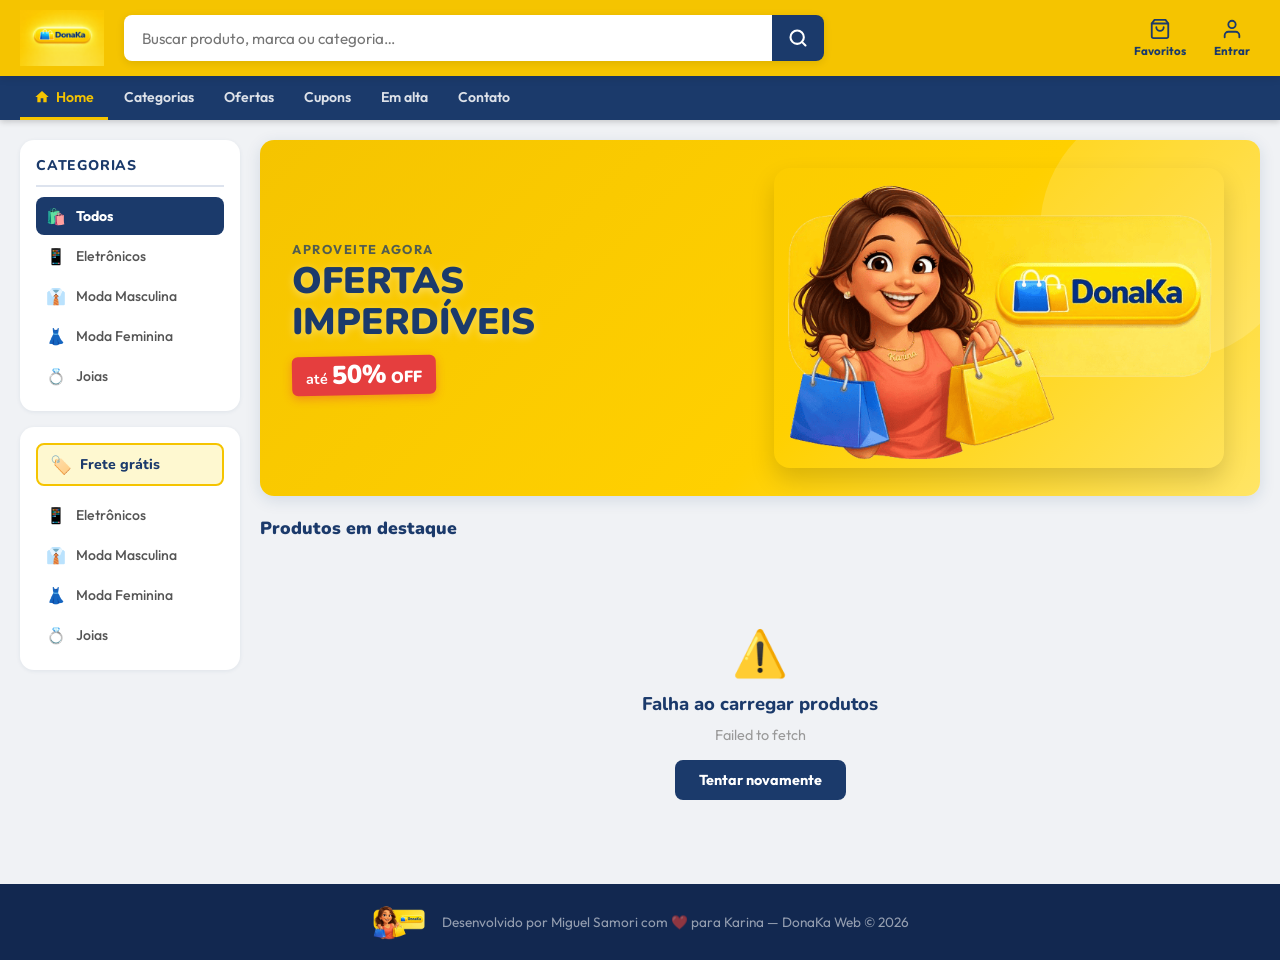
<file: index.html>
<!doctype html>
<html lang="pt-BR">
  <head>
    <meta charset="UTF-8" />
    <meta name="viewport" content="width=device-width, initial-scale=1.0" />
    <title>DonaKa — Sua loja favorita</title>
    <link rel="stylesheet" href="assets/css/style.css" />
    <link rel="preconnect" href="https://fonts.googleapis.com" />
    <link rel="preconnect" href="https://fonts.gstatic.com" crossorigin />
    <link
      href="https://fonts.googleapis.com/css2?family=Nunito:wght@400;600;700;800;900&family=Outfit:wght@400;500;600;700&display=swap"
      rel="stylesheet"
    />
  </head>
  <body>
    <!-- ===================== HEADER ===================== -->
    <header class="site-header">
      <div class="header-inner">
        <!-- Logo -->
        <a href="index.html" class="header-logo" aria-label="DonaKa início">
          <img src="/assets/img/logo3.png" alt="DonaKa" />
        </a>

        <!-- Search Bar -->
        <div class="header-search" role="search">
          <input
            type="search"
            id="main-search"
            class="header-search__input"
            placeholder="Buscar produto, marca ou categoria…"
            autocomplete="off"
            aria-label="Buscar produtos"
          />
          <button class="header-search__btn" aria-label="Pesquisar">
            <svg
              width="20"
              height="20"
              viewBox="0 0 24 24"
              fill="none"
              stroke="currentColor"
              stroke-width="2.5"
              stroke-linecap="round"
              stroke-linejoin="round"
              aria-hidden="true"
            >
              <circle cx="11" cy="11" r="8" />
              <line x1="21" y1="21" x2="16.65" y2="16.65" />
            </svg>
          </button>
        </div>

        <!-- Header Actions -->
        <div class="header-actions">
          <a
            href="favorites.html"
            class="header-action"
            aria-label="Minhas compras"
          >
            <svg
              width="22"
              height="22"
              viewBox="0 0 24 24"
              fill="none"
              stroke="currentColor"
              stroke-width="2"
              stroke-linecap="round"
              stroke-linejoin="round"
              aria-hidden="true"
            >
              <path d="M6 2L3 6v14a2 2 0 002 2h14a2 2 0 002-2V6l-3-4z" />
              <line x1="3" y1="6" x2="21" y2="6" />
              <path d="M16 10a4 4 0 01-8 0" />
            </svg>
            <span>Favoritos</span>
          </a>
          <a href="contact.html" class="header-action" aria-label="Entrar">
            <svg
              width="22"
              height="22"
              viewBox="0 0 24 24"
              fill="none"
              stroke="currentColor"
              stroke-width="2"
              stroke-linecap="round"
              stroke-linejoin="round"
              aria-hidden="true"
            >
              <path d="M20 21v-2a4 4 0 00-4-4H8a4 4 0 00-4 4v2" />
              <circle cx="12" cy="7" r="4" />
            </svg>
            <span>Entrar</span>
          </a>
        </div>
      </div>
    </header>

    <!-- ===================== NAVBAR ===================== -->
    <nav class="site-nav" aria-label="Navegação principal">
      <div class="nav-inner">
        <a href="index.html" class="nav-link nav-link--active">
          <svg
            width="16"
            height="16"
            viewBox="0 0 24 24"
            fill="currentColor"
            aria-hidden="true"
          >
            <path d="M10 20v-6h4v6h5v-8h3L12 3 2 12h3v8z" />
          </svg>
          Home
        </a>
        <a href="#categorias" class="nav-link">Categorias</a>
        <a href="#ofertas" class="nav-link">Ofertas</a>
        <a href="#cupons" class="nav-link">Cupons</a>
        <a href="#em-alta" class="nav-link">Em alta</a>
        <a href="contact.html" class="nav-link">Contato</a>
      </div>
    </nav>

    <!-- ===================== SPINNER ===================== -->
    <div
      class="spinner-overlay hidden"
      id="spinner"
      role="status"
      aria-live="polite"
    >
      <div class="spinner"></div>
      <span class="spinner-text">Carregando produtos…</span>
    </div>

    <!-- ===================== MAIN ===================== -->
    <main class="site-main">
      <div class="layout">
        <!-- ---- SIDEBAR ---- -->
        <aside class="sidebar" aria-label="Categorias">
          <section class="sidebar-section" id="categorias">
            <h2 class="sidebar-title">Categorias</h2>
            <ul class="sidebar-list" id="category-list">
              <li>
                <button
                  class="sidebar-item sidebar-item--active"
                  data-category="all"
                >
                  <span class="sidebar-icon">🛍️</span> Todos
                </button>
              </li>
              <li>
                <button class="sidebar-item" data-category="electronics">
                  <span class="sidebar-icon">📱</span> Eletrônicos
                </button>
              </li>
              <li>
                <button class="sidebar-item" data-category="men's clothing">
                  <span class="sidebar-icon">👔</span> Moda Masculina
                </button>
              </li>
              <li>
                <button class="sidebar-item" data-category="women's clothing">
                  <span class="sidebar-icon">👗</span> Moda Feminina
                </button>
              </li>
              <li>
                <button class="sidebar-item" data-category="jewelery">
                  <span class="sidebar-icon">💍</span> Joias
                </button>
              </li>
            </ul>
          </section>

          <section
            class="sidebar-section sidebar-frete"
            aria-label="Frete grátis"
          >
            <div class="frete-badge">
              <span class="frete-icon" aria-hidden="true">🏷️</span>
              <span class="frete-label">Frete grátis</span>
            </div>
            <ul class="sidebar-list" id="frete-list">
              <li>
                <button class="sidebar-item" data-category="electronics">
                  <span class="sidebar-icon">📱</span> Eletrônicos
                </button>
              </li>
              <li>
                <button class="sidebar-item" data-category="men's clothing">
                  <span class="sidebar-icon">👔</span> Moda Masculina
                </button>
              </li>
              <li>
                <button class="sidebar-item" data-category="women's clothing">
                  <span class="sidebar-icon">👗</span> Moda Feminina
                </button>
              </li>
              <li>
                <button class="sidebar-item" data-category="jewelery">
                  <span class="sidebar-icon">💍</span> Joias
                </button>
              </li>
            </ul>
          </section>
        </aside>

        <!-- ---- CONTENT ---- -->
        <div class="content">
          <!-- Banner -->
          <section class="banner" id="ofertas" aria-label="Ofertas imperdíveis">
            <div class="banner-text">
              <p class="banner-sub">Aproveite agora</p>
              <h2 class="banner-title">OFERTAS<br />IMPERDÍVEIS</h2>
              <div class="banner-badge">
                até <strong>50%</strong><span>OFF</span>
              </div>
            </div>
            <div class="banner-image" aria-hidden="true">
              <img
                src="/assets/img/banner_transparente.png"
                alt="Banner DonaKa"
                loading="lazy"
              />
            </div>
          </section>

          <!-- Products Header -->
          <div class="products-header" id="em-alta">
            <h2 class="products-heading">Produtos em destaque</h2>
            <span
              class="products-count"
              id="products-count"
              aria-live="polite"
            ></span>
          </div>

          <!-- Products Grid -->
          <section aria-label="Lista de produtos">
            <div class="products-grid" id="products-grid"></div>
            <div class="empty-state hidden" id="empty-state">
              <span class="empty-emoji">🔍</span>
              <h3>Nenhum produto encontrado</h3>
              <p>Tente outro termo de busca ou categoria.</p>
            </div>
          </section>
        </div>
        <!-- /content -->
      </div>
      <!-- /layout -->
    </main>

    <footer class="site-footer">
      <div class="footer-inner">
        <img
          src="/assets/img/banner_transparente.png"
          alt="DonaKa"
          class="footer-logo"
        />
        <p>
          Desenvolvido por Miguel Samori com ❤️ para Karina — DonaKa Web &copy;
          2026
        </p>
      </div>
    </footer>

    <script type="module" src="assets/js/main.js"></script>
  </body>
</html>
</file>
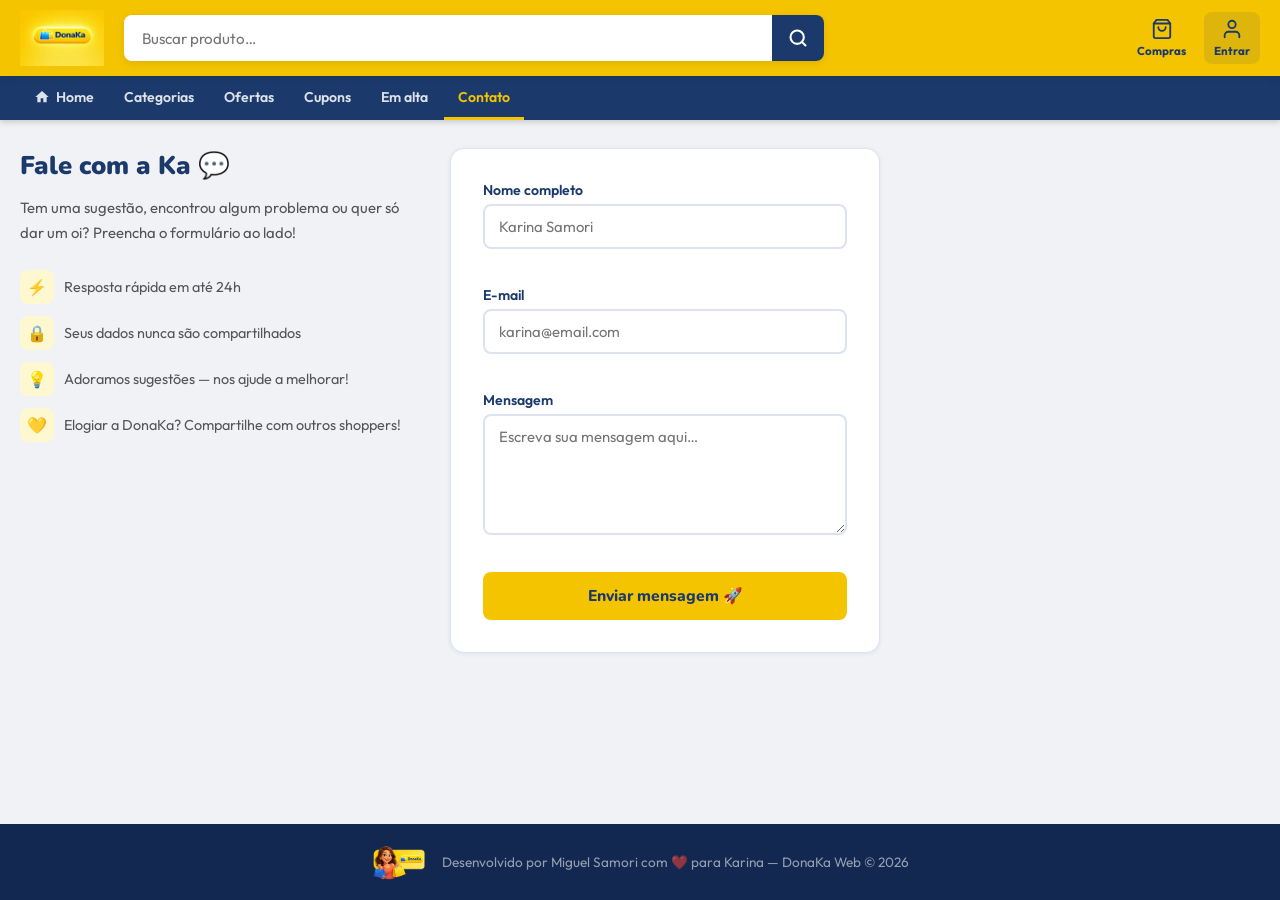
<file: contact.html>
<!doctype html>
<html lang="pt-BR">
  <head>
    <meta charset="UTF-8" />
    <meta name="viewport" content="width=device-width, initial-scale=1.0" />
    <title>DonaKa — Contato</title>
    <link rel="stylesheet" href="assets/css/style.css" />
    <link rel="preconnect" href="https://fonts.googleapis.com" />
    <link rel="preconnect" href="https://fonts.gstatic.com" crossorigin />
    <link
      href="https://fonts.googleapis.com/css2?family=Nunito:wght@400;600;700;800;900&family=Outfit:wght@400;500;600;700&display=swap"
      rel="stylesheet"
    />
  </head>
  <body>
    <header class="site-header">
      <div class="header-inner">
        <a href="index.html" class="header-logo" aria-label="DonaKa início">
          <img src="/assets/img/logo3.png" alt="DonaKa" />
        </a>
        <div class="header-search" role="search">
          <input
            type="search"
            class="header-search__input"
            placeholder="Buscar produto…"
            aria-label="Buscar produtos"
          />
          <button class="header-search__btn" aria-label="Pesquisar">
            <svg
              width="20"
              height="20"
              viewBox="0 0 24 24"
              fill="none"
              stroke="currentColor"
              stroke-width="2.5"
              stroke-linecap="round"
              stroke-linejoin="round"
              aria-hidden="true"
            >
              <circle cx="11" cy="11" r="8" />
              <line x1="21" y1="21" x2="16.65" y2="16.65" />
            </svg>
          </button>
        </div>
        <div class="header-actions">
          <a href="favorites.html" class="header-action">
            <svg
              width="22"
              height="22"
              viewBox="0 0 24 24"
              fill="none"
              stroke="currentColor"
              stroke-width="2"
              stroke-linecap="round"
              stroke-linejoin="round"
              aria-hidden="true"
            >
              <path d="M6 2L3 6v14a2 2 0 002 2h14a2 2 0 002-2V6l-3-4z" />
              <line x1="3" y1="6" x2="21" y2="6" />
              <path d="M16 10a4 4 0 01-8 0" />
            </svg>
            <span>Compras</span>
          </a>
          <a href="contact.html" class="header-action header-action--active">
            <svg
              width="22"
              height="22"
              viewBox="0 0 24 24"
              fill="none"
              stroke="currentColor"
              stroke-width="2"
              stroke-linecap="round"
              stroke-linejoin="round"
              aria-hidden="true"
            >
              <path d="M20 21v-2a4 4 0 00-4-4H8a4 4 0 00-4 4v2" />
              <circle cx="12" cy="7" r="4" />
            </svg>
            <span>Entrar</span>
          </a>
        </div>
      </div>
    </header>

    <nav class="site-nav" aria-label="Navegação principal">
      <div class="nav-inner">
        <a href="index.html" class="nav-link">
          <svg
            width="16"
            height="16"
            viewBox="0 0 24 24"
            fill="currentColor"
            aria-hidden="true"
          >
            <path d="M10 20v-6h4v6h5v-8h3L12 3 2 12h3v8z" />
          </svg>
          Home
        </a>
        <a href="index.html#categorias" class="nav-link">Categorias</a>
        <a href="index.html#ofertas" class="nav-link">Ofertas</a>
        <a href="index.html#cupons" class="nav-link">Cupons</a>
        <a href="index.html#em-alta" class="nav-link">Em alta</a>
        <a href="contact.html" class="nav-link nav-link--active">Contato</a>
      </div>
    </nav>

    <main class="site-main site-main--flat">
      <div class="contact-wrap">
        <div class="contact-info">
          <h1>Fale com a Ka 💬</h1>
          <p>
            Tem uma sugestão, encontrou algum problema ou quer só dar um oi?
            Preencha o formulário ao lado!
          </p>
          <ul class="contact-perks">
            <li>
              <span class="perk-icon">⚡</span> Resposta rápida em até 24h
            </li>
            <li>
              <span class="perk-icon">🔒</span> Seus dados nunca são
              compartilhados
            </li>
            <li>
              <span class="perk-icon">💡</span> Adoramos sugestões — nos ajude a
              melhorar!
            </li>
            <li>
              <span class="perk-icon">💛</span> Elogiar a DonaKa? Compartilhe
              com outros shoppers!
            </li>
          </ul>
        </div>

        <div class="contact-form-card">
          <form id="contact-form" novalidate aria-label="Envie uma mensagem">
            <div class="form-group">
              <label for="name">Nome completo</label>
              <input
                type="text"
                id="name"
                name="name"
                placeholder="Karina Samori"
                autocomplete="name"
              />
              <span
                class="field-error"
                id="name-error"
                role="alert"
                aria-live="polite"
              ></span>
            </div>
            <div class="form-group">
              <label for="email">E-mail</label>
              <input
                type="email"
                id="email"
                name="email"
                placeholder="karina@email.com"
                autocomplete="email"
              />
              <span
                class="field-error"
                id="email-error"
                role="alert"
                aria-live="polite"
              ></span>
            </div>
            <div class="form-group">
              <label for="message">Mensagem</label>
              <textarea
                id="message"
                name="message"
                rows="5"
                placeholder="Escreva sua mensagem aqui…"
              ></textarea>
              <span
                class="field-error"
                id="message-error"
                role="alert"
                aria-live="polite"
              ></span>
            </div>
            <button type="submit" class="btn-submit">Enviar mensagem 🚀</button>
          </form>

          <div
            class="form-success hidden"
            id="form-success"
            role="status"
            aria-live="polite"
          >
            <div class="success-icon" aria-hidden="true">✅</div>
            <h3>Mensagem Enviada!</h3>
            <p>Obrigada pelo contato. Retornaremos em breve.</p>
            <button class="btn-reset" id="btn-reset">
              Enviar outra mensagem
            </button>
          </div>
        </div>
      </div>
    </main>

    <footer class="site-footer">
      <div class="footer-inner">
        <img
          src="/assets/img/banner_transparente.png"
          alt="DonaKa"
          class="footer-logo"
        />
        <p>
          Desenvolvido por Miguel Samori com ❤️ para Karina — DonaKa Web &copy;
          2026
        </p>
      </div>
    </footer>

    <script src="assets/js/form.js"></script>
  </body>
</html>
</file>
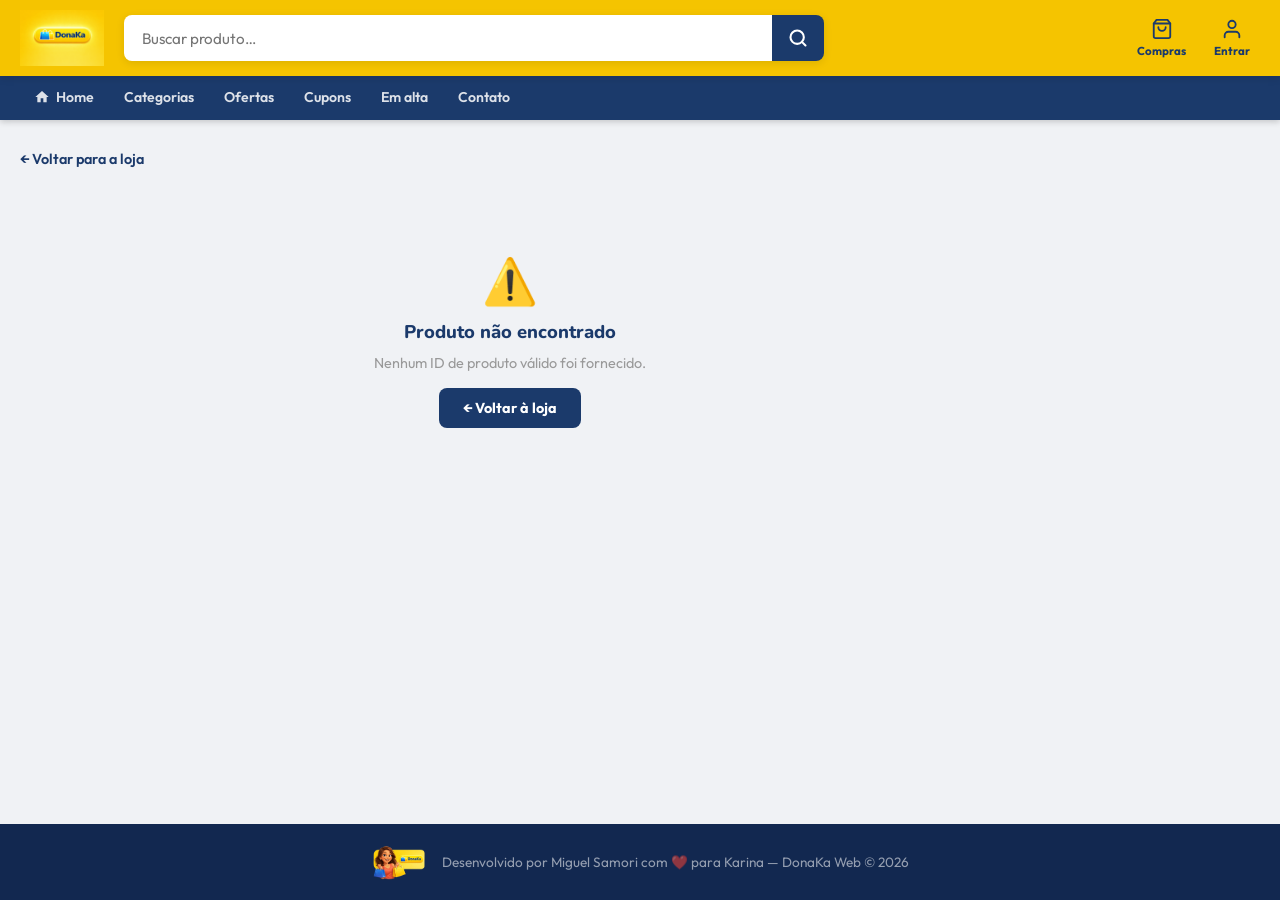
<file: details.html>
<!doctype html>
<html lang="pt-BR">
  <head>
    <meta charset="UTF-8" />
    <meta name="viewport" content="width=device-width, initial-scale=1.0" />
    <title>DonaKa — Detalhes do produto</title>
    <link rel="stylesheet" href="assets/css/style.css" />
    <link rel="preconnect" href="https://fonts.googleapis.com" />
    <link rel="preconnect" href="https://fonts.gstatic.com" crossorigin />
    <link
      href="https://fonts.googleapis.com/css2?family=Nunito:wght@400;600;700;800;900&family=Outfit:wght@400;500;600;700&display=swap"
      rel="stylesheet"
    />
  </head>
  <body>
    <header class="site-header">
      <div class="header-inner">
        <a href="index.html" class="header-logo" aria-label="DonaKa início">
          <img src="/assets/img/logo3.png" alt="DonaKa" />
        </a>
        <div class="header-search" role="search">
          <input
            type="search"
            class="header-search__input"
            placeholder="Buscar produto…"
            aria-label="Buscar produtos"
          />
          <button class="header-search__btn" aria-label="Pesquisar">
            <svg
              width="20"
              height="20"
              viewBox="0 0 24 24"
              fill="none"
              stroke="currentColor"
              stroke-width="2.5"
              stroke-linecap="round"
              stroke-linejoin="round"
              aria-hidden="true"
            >
              <circle cx="11" cy="11" r="8" />
              <line x1="21" y1="21" x2="16.65" y2="16.65" />
            </svg>
          </button>
        </div>
        <div class="header-actions">
          <a href="favorites.html" class="header-action">
            <svg
              width="22"
              height="22"
              viewBox="0 0 24 24"
              fill="none"
              stroke="currentColor"
              stroke-width="2"
              stroke-linecap="round"
              stroke-linejoin="round"
              aria-hidden="true"
            >
              <path d="M6 2L3 6v14a2 2 0 002 2h14a2 2 0 002-2V6l-3-4z" />
              <line x1="3" y1="6" x2="21" y2="6" />
              <path d="M16 10a4 4 0 01-8 0" />
            </svg>
            <span>Compras</span>
          </a>
          <a href="contact.html" class="header-action">
            <svg
              width="22"
              height="22"
              viewBox="0 0 24 24"
              fill="none"
              stroke="currentColor"
              stroke-width="2"
              stroke-linecap="round"
              stroke-linejoin="round"
              aria-hidden="true"
            >
              <path d="M20 21v-2a4 4 0 00-4-4H8a4 4 0 00-4 4v2" />
              <circle cx="12" cy="7" r="4" />
            </svg>
            <span>Entrar</span>
          </a>
        </div>
      </div>
    </header>

    <nav class="site-nav" aria-label="Navegação principal">
      <div class="nav-inner">
        <a href="index.html" class="nav-link">
          <svg
            width="16"
            height="16"
            viewBox="0 0 24 24"
            fill="currentColor"
            aria-hidden="true"
          >
            <path d="M10 20v-6h4v6h5v-8h3L12 3 2 12h3v8z" />
          </svg>
          Home
        </a>
        <a href="index.html#categorias" class="nav-link">Categorias</a>
        <a href="index.html#ofertas" class="nav-link">Ofertas</a>
        <a href="index.html#cupons" class="nav-link">Cupons</a>
        <a href="index.html#em-alta" class="nav-link">Em alta</a>
        <a href="contact.html" class="nav-link">Contato</a>
      </div>
    </nav>

    <div
      class="spinner-overlay hidden"
      id="spinner"
      role="status"
      aria-live="polite"
    >
      <div class="spinner"></div>
      <span class="spinner-text">Carregando produto…</span>
    </div>

    <main class="site-main site-main--flat">
      <div class="detail-wrap">
        <a href="index.html" class="back-link">← Voltar para a loja</a>
        <div id="detail-content"></div>
      </div>
    </main>

    <footer class="site-footer">
      <div class="footer-inner">
        <img
          src="/assets/img/banner_transparente.png"
          alt="DonaKa"
          class="footer-logo"
        />
        <p>
          Desenvolvido por Miguel Samori com ❤️ para Karina — DonaKa Web &copy;
          2026
        </p>
      </div>
    </footer>

    <script type="module" src="assets/js/details.js"></script>
  </body>
</html>
</file>
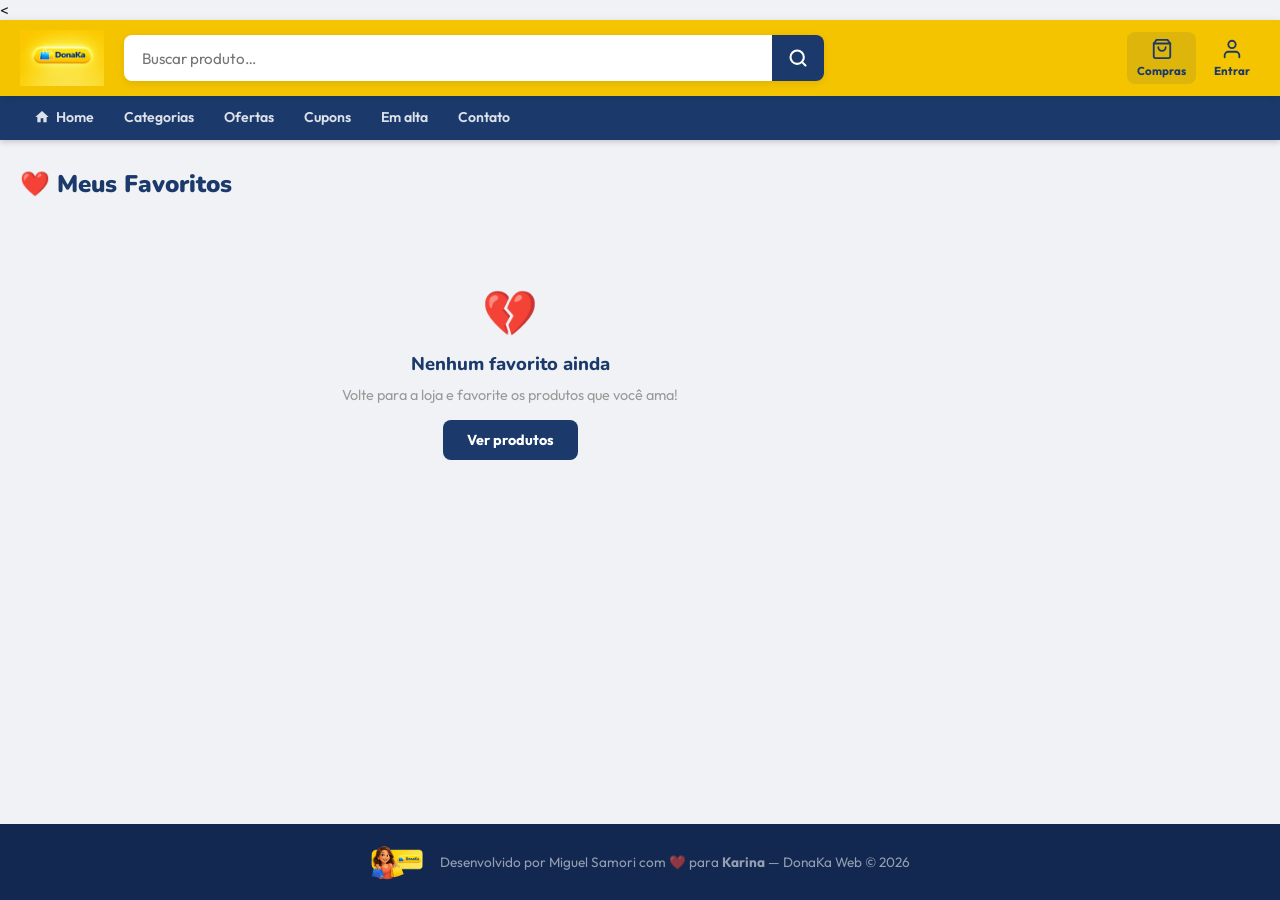
<file: favorites.html>
<!doctype html>
<html lang="pt-BR">
  <head>
    <meta charset="UTF-8" />
    <meta name="viewport" content="width=device-width, initial-scale=1.0" />
    <title>DonaKa — Meus Favoritos</title>
    <
    <link rel="stylesheet" href="assets/css/style.css" />
    <link rel="preconnect" href="https://fonts.googleapis.com" />
    <link rel="preconnect" href="https://fonts.gstatic.com" crossorigin />
    <link
      href="https://fonts.googleapis.com/css2?family=Nunito:wght@400;600;700;800;900&family=Outfit:wght@400;500;600;700&display=swap"
      rel="stylesheet"
    />
  </head>
  <body>
    <header class="site-header">
      <div class="header-inner">
        <a href="index.html" class="header-logo" aria-label="DonaKa início">
          <img src="/assets/img/logo3.png" alt="DonaKa" />
        </a>
        <div class="header-search" role="search">
          <input
            type="search"
            class="header-search__input"
            placeholder="Buscar produto…"
            aria-label="Buscar produtos"
          />
          <button class="header-search__btn" aria-label="Pesquisar">
            <svg
              width="20"
              height="20"
              viewBox="0 0 24 24"
              fill="none"
              stroke="currentColor"
              stroke-width="2.5"
              stroke-linecap="round"
              stroke-linejoin="round"
              aria-hidden="true"
            >
              <circle cx="11" cy="11" r="8" />
              <line x1="21" y1="21" x2="16.65" y2="16.65" />
            </svg>
          </button>
        </div>
        <div class="header-actions">
          <a href="favorites.html" class="header-action header-action--active">
            <svg
              width="22"
              height="22"
              viewBox="0 0 24 24"
              fill="none"
              stroke="currentColor"
              stroke-width="2"
              stroke-linecap="round"
              stroke-linejoin="round"
              aria-hidden="true"
            >
              <path d="M6 2L3 6v14a2 2 0 002 2h14a2 2 0 002-2V6l-3-4z" />
              <line x1="3" y1="6" x2="21" y2="6" />
              <path d="M16 10a4 4 0 01-8 0" />
            </svg>
            <span>Compras</span>
          </a>
          <a href="contact.html" class="header-action">
            <svg
              width="22"
              height="22"
              viewBox="0 0 24 24"
              fill="none"
              stroke="currentColor"
              stroke-width="2"
              stroke-linecap="round"
              stroke-linejoin="round"
              aria-hidden="true"
            >
              <path d="M20 21v-2a4 4 0 00-4-4H8a4 4 0 00-4 4v2" />
              <circle cx="12" cy="7" r="4" />
            </svg>
            <span>Entrar</span>
          </a>
        </div>
      </div>
    </header>

    <nav class="site-nav" aria-label="Navegação principal">
      <div class="nav-inner">
        <a href="index.html" class="nav-link">
          <svg
            width="16"
            height="16"
            viewBox="0 0 24 24"
            fill="currentColor"
            aria-hidden="true"
          >
            <path d="M10 20v-6h4v6h5v-8h3L12 3 2 12h3v8z" />
          </svg>
          Home
        </a>
        <a href="index.html#categorias" class="nav-link">Categorias</a>
        <a href="index.html#ofertas" class="nav-link">Ofertas</a>
        <a href="index.html#cupons" class="nav-link">Cupons</a>
        <a href="index.html#em-alta" class="nav-link">Em alta</a>
        <a href="contact.html" class="nav-link">Contato</a>
      </div>
    </nav>

    <main class="site-main site-main--flat">
      <div class="detail-wrap">
        <h1 class="fav-page-title">❤️ Meus Favoritos</h1>
        <div class="products-grid" id="favorites-grid"></div>
        <div class="empty-state hidden" id="empty-favorites">
          <span class="empty-emoji">💔</span>
          <h3>Nenhum favorito ainda</h3>
          <p>Volte para a loja e favorite os produtos que você ama!</p>
          <a href="index.html" class="btn-cta">Ver produtos</a>
        </div>
      </div>
    </main>

    <footer class="site-footer">
      <div class="footer-inner">
        <img
          src="/assets/img/banner_transparente.png"
          alt="DonaKa"
          class="footer-logo"
        />
        <p>
          Desenvolvido por Miguel Samori com ❤️ para <strong>Karina</strong> —
          DonaKa Web &copy; 2026
        </p>
      </div>
    </footer>

    <script type="module" src="assets/js/favorites.js"></script>
  </body>
</html>
</file>
<file: assets/css/style.css>
@import url("https://fonts.googleapis.com/css2?family=Nunito:wght@400;600;700;800;900&family=Outfit:wght@400;500;600;700&display=swap");

*,
*::before,
*::after {
  box-sizing: border-box;
  margin: 0;
  padding: 0;
}
html {
  scroll-behavior: smooth;
}
body {
  font-family: "Outfit", sans-serif;
  background: #f0f2f5;
  color: #222;
  min-height: 100vh;
  display: flex;
  flex-direction: column;
}
img {
  display: block;
  max-width: 100%;
}
a {
  text-decoration: none;
  color: inherit;
}
ul {
  list-style: none;
}
button {
  cursor: pointer;
  border: none;
  background: none;
  font-family: inherit;
}

:root {
  --yellow: #f5c400;
  --yellow-dark: #d9ae00;
  --yellow-light: #fef8d0;
  --navy: #1b3a6b;
  --navy-dark: #122850;
  --navy-mid: #2563a8;
  --blue: #3a8fd6;
  --blue-light: #e6f2fb;
  --bg: #f0f2f5;
  --bg-card: #ffffff;
  --border: #dde3ee;
  --text: #222;
  --text-sec: #555;
  --text-muted: #999;
  --error: #e53e3e;
  --success: #00a650;
  --shadow-sm: 0 1px 4px rgba(27, 58, 107, 0.08);
  --shadow-md: 0 4px 16px rgba(27, 58, 107, 0.13);
  --r: 8px;
  --r-lg: 14px;
}

.hidden {
  display: none !important;
}

.site-header {
  background: var(--yellow);
  position: sticky;
  top: 0;
  z-index: 200;
  box-shadow: 0 2px 8px rgba(0, 0, 0, 0.12);
}

.header-inner {
  max-width: 1280px;
  margin: 0 auto;
  padding: 0 20px;
  height: 76px;
  display: flex;
  align-items: center;
  gap: 20px;
}

.header-logo {
  flex-shrink: 0;
  display: flex;
  align-items: center;
  justify-content: center;
  min-width: 80px;
  height: 56px;
}

.header-logo img {
  max-height: 56px;
  width: auto;
  object-fit: contain;
  margin: 0;
  transition: transform 0.2s ease;
}

.header-logo img:hover {
  transform: scale(1.05);
}

.header-logo img:hover {
  transform: scale(1.03);
}

/* Search */
.header-search {
  flex: 1;
  display: flex;
  max-width: 700px;
  border-radius: var(--r);
  overflow: hidden;
  box-shadow: 0 2px 8px rgba(0, 0, 0, 0.1);
}

.header-search__input {
  flex: 1;
  height: 46px;
  padding: 0 18px;
  border: none;
  font-family: "Outfit", sans-serif;
  font-size: 0.95rem;
  color: var(--text);
  outline: none;
  background: #fff;
}

.header-search__btn {
  width: 52px;
  background: var(--navy);
  color: #fff;
  display: flex;
  align-items: center;
  justify-content: center;
  transition: background 0.2s;
  flex-shrink: 0;
}

.header-search__btn:hover {
  background: var(--navy-dark);
}

/* Actions */
.header-actions {
  display: flex;
  align-items: center;
  gap: 8px;
  margin-left: auto;
  flex-shrink: 0;
}

.header-action {
  display: flex;
  flex-direction: column;
  align-items: center;
  gap: 3px;
  color: var(--navy);
  font-weight: 700;
  font-size: 0.72rem;
  padding: 6px 10px;
  border-radius: var(--r);
  transition: background 0.18s;
  white-space: nowrap;
}

.header-action:hover,
.header-action--active {
  background: rgba(27, 58, 107, 0.1);
}

/* ================================================================
   NAVBAR
================================================================ */
.site-nav {
  background: var(--navy);
  box-shadow: 0 2px 6px rgba(0, 0, 0, 0.18);
}

.nav-inner {
  max-width: 1280px;
  margin: 0 auto;
  padding: 0 20px;
  display: flex;
  align-items: center;
  height: 44px;
  gap: 2px;
}

.nav-link {
  display: flex;
  align-items: center;
  gap: 6px;
  color: rgba(255, 255, 255, 0.85);
  font-weight: 600;
  font-size: 0.88rem;
  padding: 0 14px;
  height: 44px;
  transition:
    background 0.18s,
    color 0.18s;
  white-space: nowrap;
  border-bottom: 3px solid transparent;
}

.nav-link:hover {
  background: rgba(255, 255, 255, 0.1);
  color: #fff;
}
.nav-link--active {
  color: var(--yellow);
  border-bottom-color: var(--yellow);
}

/* ================================================================
   SPINNER
================================================================ */
.spinner-overlay {
  position: fixed;
  inset: 0;
  background: rgba(255, 255, 255, 0.88);
  display: flex;
  flex-direction: column;
  align-items: center;
  justify-content: center;
  gap: 16px;
  z-index: 9999;
  -webkit-backdrop-filter: blur(2px);
  backdrop-filter: blur(2px);
}

.spinner {
  width: 48px;
  height: 48px;
  border: 5px solid var(--yellow);
  border-top-color: var(--navy);
  border-radius: 50%;
  animation: spin 0.8s linear infinite;
}

.spinner-text {
  font-weight: 600;
  color: var(--navy);
  font-size: 0.95rem;
}
@keyframes spin {
  to {
    transform: rotate(360deg);
  }
}

/* ================================================================
   MAIN LAYOUT
================================================================ */
.site-main {
  flex: 1;
  max-width: 1280px;
  margin: 0 auto;
  width: 100%;
  padding: 20px;
}

.site-main--flat {
  padding: 28px 20px;
}

.layout {
  display: grid;
  grid-template-columns: 220px 1fr;
  gap: 20px;
  align-items: start;
}

/* ================================================================
   SIDEBAR
================================================================ */
.sidebar {
  display: flex;
  flex-direction: column;
  gap: 16px;
}

.sidebar-section {
  background: var(--bg-card);
  border-radius: var(--r-lg);
  padding: 16px;
  box-shadow: var(--shadow-sm);
}

.sidebar-title {
  font-family: "Nunito", sans-serif;
  font-weight: 800;
  font-size: 0.88rem;
  text-transform: uppercase;
  letter-spacing: 0.8px;
  color: var(--navy);
  padding-bottom: 10px;
  border-bottom: 2px solid var(--border);
  margin-bottom: 10px;
}

.sidebar-list {
  display: flex;
  flex-direction: column;
  gap: 2px;
}

.sidebar-item {
  width: 100%;
  display: flex;
  align-items: center;
  gap: 10px;
  padding: 9px 10px;
  border-radius: var(--r);
  font-size: 0.88rem;
  font-weight: 500;
  color: var(--text-sec);
  transition:
    background 0.18s,
    color 0.18s;
  text-align: left;
}

.sidebar-item:hover {
  background: var(--blue-light);
  color: var(--navy);
}
.sidebar-item--active {
  background: var(--navy);
  color: #fff;
  font-weight: 700;
}
.sidebar-item--active:hover {
  background: var(--navy-dark);
  color: #fff;
}

.sidebar-icon {
  font-size: 1rem;
  flex-shrink: 0;
}

/* Frete badge */
.sidebar-frete {
  border-top: none;
}

.frete-badge {
  display: flex;
  align-items: center;
  gap: 8px;
  background: var(--yellow-light);
  border: 2px solid var(--yellow);
  border-radius: var(--r);
  padding: 8px 12px;
  margin-bottom: 10px;
}

.frete-icon {
  font-size: 1.1rem;
}
.frete-label {
  font-family: "Nunito", sans-serif;
  font-weight: 800;
  font-size: 0.88rem;
  color: var(--navy);
}

/* ================================================================
   CONTENT AREA
================================================================ */
.content {
  display: flex;
  flex-direction: column;
  gap: 20px;
  min-width: 0;
}

/* ================================================================
   BANNER
================================================================ */
.banner {
  background: linear-gradient(
    135deg,
    var(--yellow) 0%,
    #ffd000 60%,
    #ffe566 100%
  );
  border-radius: var(--r-lg);
  padding: 28px 32px;
  display: grid;
  grid-template-columns: 1fr 1fr;
  align-items: center;
  gap: 20px;
  overflow: hidden;
  position: relative;
  min-height: 210px;
  box-shadow: var(--shadow-md);
}

.banner::before {
  content: "";
  position: absolute;
  right: -40px;
  top: -40px;
  width: 260px;
  height: 260px;
  background: rgba(255, 255, 255, 0.15);
  border-radius: 50%;
}

.banner-text {
  position: relative;
  z-index: 2;
}

.banner-sub {
  font-size: 0.8rem;
  font-weight: 700;
  text-transform: uppercase;
  letter-spacing: 1.5px;
  color: var(--navy);
  opacity: 0.75;
  margin-bottom: 4px;
}

.banner-title {
  font-family: "Nunito", sans-serif;
  font-weight: 900;
  font-size: 2.3rem;
  color: var(--navy);
  line-height: 1.1;
  text-shadow: 0 2px 8px rgba(255, 255, 255, 0.4);
}

.banner-badge {
  display: inline-flex;
  align-items: baseline;
  gap: 4px;
  background: var(--error);
  color: #fff;
  border-radius: 6px;
  padding: 6px 14px;
  margin-top: 14px;
  font-family: "Nunito", sans-serif;
  font-weight: 700;
  font-size: 0.9rem;
  box-shadow: 0 3px 10px rgba(229, 62, 62, 0.4);
  transform: rotate(-1deg);
}

.banner-badge strong {
  font-size: 1.6rem;
  font-weight: 900;
  line-height: 1;
}

.banner-badge span {
  font-size: 1rem;
  font-weight: 900;
}

.banner-image {
  display: flex;
  align-items: center;
  justify-content: center;
  position: relative;
  z-index: 2;
}

.banner-image img {
  width: 100%;
  max-width: 450px;
  height: auto;
  object-fit: contain;
  border-radius: 16px;
  box-shadow: 0 12px 24px rgba(0, 0, 0, 0.15);
  transition: transform 0.3s ease;
}

.banner-image img:hover {
  transform: scale(1.02);
}

/* ================================================================
   PRODUCTS SECTION
================================================================ */
.products-header {
  display: flex;
  align-items: center;
  justify-content: space-between;
  gap: 12px;
}

.products-heading {
  font-family: "Nunito", sans-serif;
  font-weight: 900;
  font-size: 1.1rem;
  color: var(--navy);
}

.products-count {
  font-size: 0.85rem;
  color: var(--text-muted);
  font-weight: 500;
}

/* ================================================================
   PRODUCTS GRID
================================================================ */
.products-grid {
  display: grid;
  grid-template-columns: repeat(auto-fill, minmax(185px, 1fr));
  gap: 16px;
}

/* ================================================================
   PRODUCT CARD
================================================================ */
.product-card {
  background: var(--bg-card);
  border-radius: var(--r-lg);
  box-shadow: var(--shadow-sm);
  overflow: hidden;
  display: flex;
  flex-direction: column;
  transition:
    transform 0.22s ease,
    box-shadow 0.22s ease;
  cursor: pointer;
  border: 1px solid var(--border);
  animation: fadeUp 0.35s ease both;
}

@keyframes fadeUp {
  from {
    opacity: 0;
    transform: translateY(16px);
  }
  to {
    opacity: 1;
    transform: translateY(0);
  }
}

.product-card:hover {
  transform: translateY(-5px);
  box-shadow: var(--shadow-md);
  border-color: #c0cfe0;
}

/* Stagger animation */
.product-card:nth-child(1) {
  animation-delay: 0.04s;
}
.product-card:nth-child(2) {
  animation-delay: 0.08s;
}
.product-card:nth-child(3) {
  animation-delay: 0.12s;
}
.product-card:nth-child(4) {
  animation-delay: 0.16s;
}
.product-card:nth-child(5) {
  animation-delay: 0.2s;
}
.product-card:nth-child(6) {
  animation-delay: 0.24s;
}
.product-card:nth-child(7) {
  animation-delay: 0.28s;
}
.product-card:nth-child(8) {
  animation-delay: 0.32s;
}
.product-card:nth-child(9) {
  animation-delay: 0.36s;
}
.product-card:nth-child(10) {
  animation-delay: 0.4s;
}

.card-img-wrap {
  background: #fafafa;
  display: flex;
  align-items: center;
  justify-content: center;
  height: 190px;
  padding: 20px;
  border-bottom: 1px solid var(--border);
  overflow: hidden;
}

.card-img-wrap img {
  max-height: 150px;
  width: auto;
  object-fit: contain;
  transition: transform 0.3s ease;
}

.product-card:hover .card-img-wrap img {
  transform: scale(1.07);
}

.card-body {
  padding: 14px;
  flex: 1;
  display: flex;
  flex-direction: column;
  gap: 6px;
}

.card-name {
  font-size: 0.85rem;
  font-weight: 600;
  color: var(--navy);
  line-height: 1.4;
  display: -webkit-box;
  -webkit-line-clamp: 2;
  -webkit-box-orient: vertical;
  overflow: hidden;
  flex: 1;
}

.card-price {
  font-family: "Nunito", sans-serif;
  font-weight: 900;
  font-size: 1.05rem;
  color: var(--navy);
}

.card-price small {
  font-size: 0.72rem;
  font-weight: 600;
  vertical-align: super;
  margin-right: 1px;
}

.card-stars {
  font-size: 0.78rem;
  color: var(--yellow-dark);
  letter-spacing: 1px;
}

.card-rating-count {
  font-size: 0.75rem;
  color: var(--text-muted);
}

.card-footer {
  padding: 10px 14px 14px;
  display: flex;
  gap: 8px;
}

.btn-detail {
  flex: 1;
  background: var(--navy);
  color: #fff;
  font-weight: 700;
  font-size: 0.8rem;
  padding: 9px 8px;
  border-radius: var(--r);
  text-align: center;
  transition: background 0.18s;
  display: block;
}

.btn-detail:hover {
  background: var(--navy-dark);
}

.btn-fav {
  width: 36px;
  height: 36px;
  border-radius: var(--r);
  border: 2px solid var(--border);
  background: #fff;
  display: flex;
  align-items: center;
  justify-content: center;
  font-size: 1rem;
  transition:
    border-color 0.18s,
    background 0.18s;
  flex-shrink: 0;
}

.btn-fav:hover {
  border-color: var(--error);
  background: #fff5f5;
}
.btn-fav.is-fav {
  border-color: var(--error);
  background: #fff5f5;
}

/* ================================================================
   EMPTY STATE
================================================================ */
.empty-state {
  text-align: center;
  padding: 64px 20px;
  display: flex;
  flex-direction: column;
  align-items: center;
  gap: 10px;
}

.empty-emoji {
  font-size: 2.8rem;
}
.empty-state h3 {
  font-family: "Nunito", sans-serif;
  font-weight: 800;
  font-size: 1.15rem;
  color: var(--navy);
}
.empty-state p {
  color: var(--text-muted);
  font-size: 0.9rem;
}

.btn-cta {
  display: inline-flex;
  align-items: center;
  gap: 8px;
  background: var(--navy);
  color: #fff;
  font-weight: 700;
  font-size: 0.9rem;
  padding: 11px 24px;
  border-radius: var(--r);
  margin-top: 6px;
  transition:
    background 0.18s,
    transform 0.18s;
}

.btn-cta:hover {
  background: var(--navy-dark);
  transform: translateY(-1px);
}

/* ================================================================
   DETAIL PAGE
================================================================ */
.detail-wrap {
  max-width: 980px;
}

.back-link {
  display: inline-flex;
  align-items: center;
  gap: 6px;
  color: var(--navy);
  font-weight: 600;
  font-size: 0.9rem;
  margin-bottom: 20px;
  transition: opacity 0.18s;
}

.back-link:hover {
  opacity: 0.7;
}

.detail-card {
  background: var(--bg-card);
  border-radius: var(--r-lg);
  box-shadow: var(--shadow-sm);
  overflow: hidden;
  display: grid;
  grid-template-columns: 340px 1fr;
  border: 1px solid var(--border);
}

.detail-img {
  background: #fafafa;
  display: flex;
  align-items: center;
  justify-content: center;
  padding: 40px;
  border-right: 1px solid var(--border);
}

.detail-img img {
  max-width: 260px;
  max-height: 320px;
  object-fit: contain;
}

.detail-info {
  padding: 36px;
  display: flex;
  flex-direction: column;
  gap: 14px;
}

.detail-cat {
  display: inline-block;
  background: var(--yellow-light);
  color: var(--navy);
  font-size: 0.72rem;
  font-weight: 700;
  text-transform: uppercase;
  letter-spacing: 0.8px;
  padding: 3px 10px;
  border-radius: 20px;
  width: fit-content;
}

.detail-title {
  font-family: "Nunito", sans-serif;
  font-weight: 900;
  font-size: 1.45rem;
  color: var(--navy);
  line-height: 1.3;
}

.detail-price {
  font-family: "Nunito", sans-serif;
  font-weight: 900;
  font-size: 2.2rem;
  color: var(--navy);
  line-height: 1;
}

.detail-price small {
  font-size: 1rem;
  font-weight: 700;
  vertical-align: super;
}

.detail-rating {
  display: flex;
  align-items: center;
  gap: 8px;
  font-size: 0.88rem;
  color: var(--text-sec);
}

.detail-rating .stars {
  color: var(--yellow-dark);
  font-size: 0.9rem;
  letter-spacing: 1px;
}

.detail-desc {
  font-size: 0.9rem;
  line-height: 1.75;
  color: var(--text-sec);
  border-top: 1px solid var(--border);
  padding-top: 16px;
}

.detail-actions {
  display: flex;
  gap: 10px;
  margin-top: auto;
}

.btn-fav-detail {
  display: inline-flex;
  align-items: center;
  gap: 8px;
  background: #fff;
  color: var(--error);
  font-weight: 700;
  font-size: 0.9rem;
  padding: 11px 20px;
  border-radius: var(--r);
  border: 2px solid var(--error);
  transition:
    background 0.18s,
    color 0.18s;
}

.btn-fav-detail:hover,
.btn-fav-detail.is-fav {
  background: var(--error);
  color: #fff;
}

/* ================================================================
   FAVORITES PAGE
================================================================ */
.fav-page-title {
  font-family: "Nunito", sans-serif;
  font-weight: 900;
  font-size: 1.5rem;
  color: var(--navy);
  margin-bottom: 20px;
}

/* ================================================================
   CONTACT PAGE
================================================================ */
.contact-wrap {
  display: grid;
  grid-template-columns: 1fr 1.1fr;
  gap: 40px;
  max-width: 860px;
  align-items: start;
}

.contact-info h1 {
  font-family: "Nunito", sans-serif;
  font-weight: 900;
  font-size: 1.6rem;
  color: var(--navy);
  margin-bottom: 12px;
}

.contact-info p {
  color: var(--text-sec);
  font-size: 0.93rem;
  line-height: 1.7;
}

.contact-perks {
  margin-top: 24px;
  display: flex;
  flex-direction: column;
  gap: 12px;
}

.contact-perks li {
  display: flex;
  align-items: center;
  gap: 10px;
  font-size: 0.9rem;
  color: var(--text-sec);
}

.perk-icon {
  width: 34px;
  height: 34px;
  background: var(--yellow-light);
  border-radius: var(--r);
  display: flex;
  align-items: center;
  justify-content: center;
  font-size: 1rem;
  flex-shrink: 0;
}

.contact-form-card {
  background: var(--bg-card);
  border-radius: var(--r-lg);
  padding: 32px;
  box-shadow: var(--shadow-sm);
  border: 1px solid var(--border);
}

.form-group {
  display: flex;
  flex-direction: column;
  gap: 5px;
  margin-bottom: 16px;
}

.form-group label {
  font-weight: 600;
  font-size: 0.88rem;
  color: var(--navy);
}

.form-group input,
.form-group textarea {
  padding: 11px 14px;
  border: 2px solid var(--border);
  border-radius: var(--r);
  font-family: "Outfit", sans-serif;
  font-size: 0.93rem;
  color: var(--text);
  background: #fff;
  transition:
    border-color 0.18s,
    box-shadow 0.18s;
  outline: none;
  resize: vertical;
}

.form-group input:focus,
.form-group textarea:focus {
  border-color: var(--navy);
  box-shadow: 0 0 0 3px rgba(27, 58, 107, 0.1);
}

.form-group input.error,
.form-group textarea.error {
  border-color: var(--error);
}

.field-error {
  font-size: 0.78rem;
  color: var(--error);
  font-weight: 500;
  min-height: 16px;
}

.btn-submit {
  width: 100%;
  background: var(--yellow);
  color: var(--navy);
  font-family: "Nunito", sans-serif;
  font-weight: 800;
  font-size: 0.98rem;
  padding: 13px;
  border-radius: var(--r);
  transition:
    background 0.18s,
    transform 0.18s,
    box-shadow 0.18s;
}

.btn-submit:hover {
  background: var(--yellow-dark);
  transform: translateY(-1px);
  box-shadow: var(--shadow-md);
}

.form-success {
  display: flex;
  flex-direction: column;
  align-items: center;
  text-align: center;
  gap: 10px;
  padding: 16px 0;
}

.success-icon {
  font-size: 2.2rem;
}
.form-success h3 {
  font-family: "Nunito", sans-serif;
  font-weight: 900;
  font-size: 1.2rem;
  color: var(--success);
}
.form-success p {
  color: var(--text-sec);
  font-size: 0.9rem;
}

.btn-reset {
  background: var(--blue-light);
  color: var(--navy);
  font-weight: 700;
  font-size: 0.88rem;
  padding: 10px 20px;
  border-radius: var(--r);
  transition: background 0.18s;
  margin-top: 6px;
}

.btn-reset:hover {
  background: var(--navy);
  color: #fff;
}

/* ================================================================
   FOOTER
================================================================ */
.site-footer {
  background: var(--navy-dark);
  margin-top: auto;
  padding: 20px;
}

.footer-inner {
  max-width: 1280px;
  margin: 0 auto;
  display: flex;
  flex-direction: row;
  align-items: center;
  justify-content: center;
  gap: 16px;
  text-align: center;
}

.footer-logo {
  height: 36px;
}

.footer-inner p {
  font-size: 0.85rem;
  color: rgba(255, 255, 255, 0.55);
}

/* ================================================================
   RESPONSIVE
================================================================ */
@media (max-width: 1024px) {
  .layout {
    grid-template-columns: 190px 1fr;
  }
  .detail-card {
    grid-template-columns: 280px 1fr;
  }
}

@media (max-width: 860px) {
  .layout {
    grid-template-columns: 1fr;
  }
  .sidebar {
    display: grid;
    grid-template-columns: 1fr 1fr;
  }
  .banner {
    display: block;
    text-align: center;
    padding: 20px;
  }
  .banner-text {
    margin-bottom: 18px;
  }
  .banner-image {
    display: flex;
    justify-content: center;
  }
  .detail-card {
    grid-template-columns: 1fr;
  }
  .detail-img {
    border-right: none;
    border-bottom: 1px solid var(--border);
    padding: 28px;
  }
  .contact-wrap {
    grid-template-columns: 1fr;
  }
}

@media (max-width: 640px) {
  .header-inner {
    padding: 0 14px;
    gap: 12px;
    height: 64px;
  }
  .header-logo img {
    height: 42px;
  }
  .header-search {
    max-width: none;
  }
  .header-actions span {
    display: none;
  }
  .header-action {
    padding: 6px 8px;
  }
  .nav-inner {
    gap: 0;
    overflow-x: auto;
  }
  .nav-link {
    font-size: 0.8rem;
    padding: 0 10px;
  }
  .site-main {
    padding: 14px;
  }
  .products-grid {
    grid-template-columns: repeat(auto-fill, minmax(150px, 1fr));
    gap: 12px;
  }
  .banner {
    padding: 20px;
    min-height: initial;
  }
  .banner-title {
    font-size: 1.5rem;
  }
  .banner-images {
    display: none;
  }
  .sidebar {
    grid-template-columns: 1fr;
  }
  .detail-info {
    padding: 22px 18px;
  }
  .contact-form-card {
    padding: 22px 16px;
  }
}
</file>
